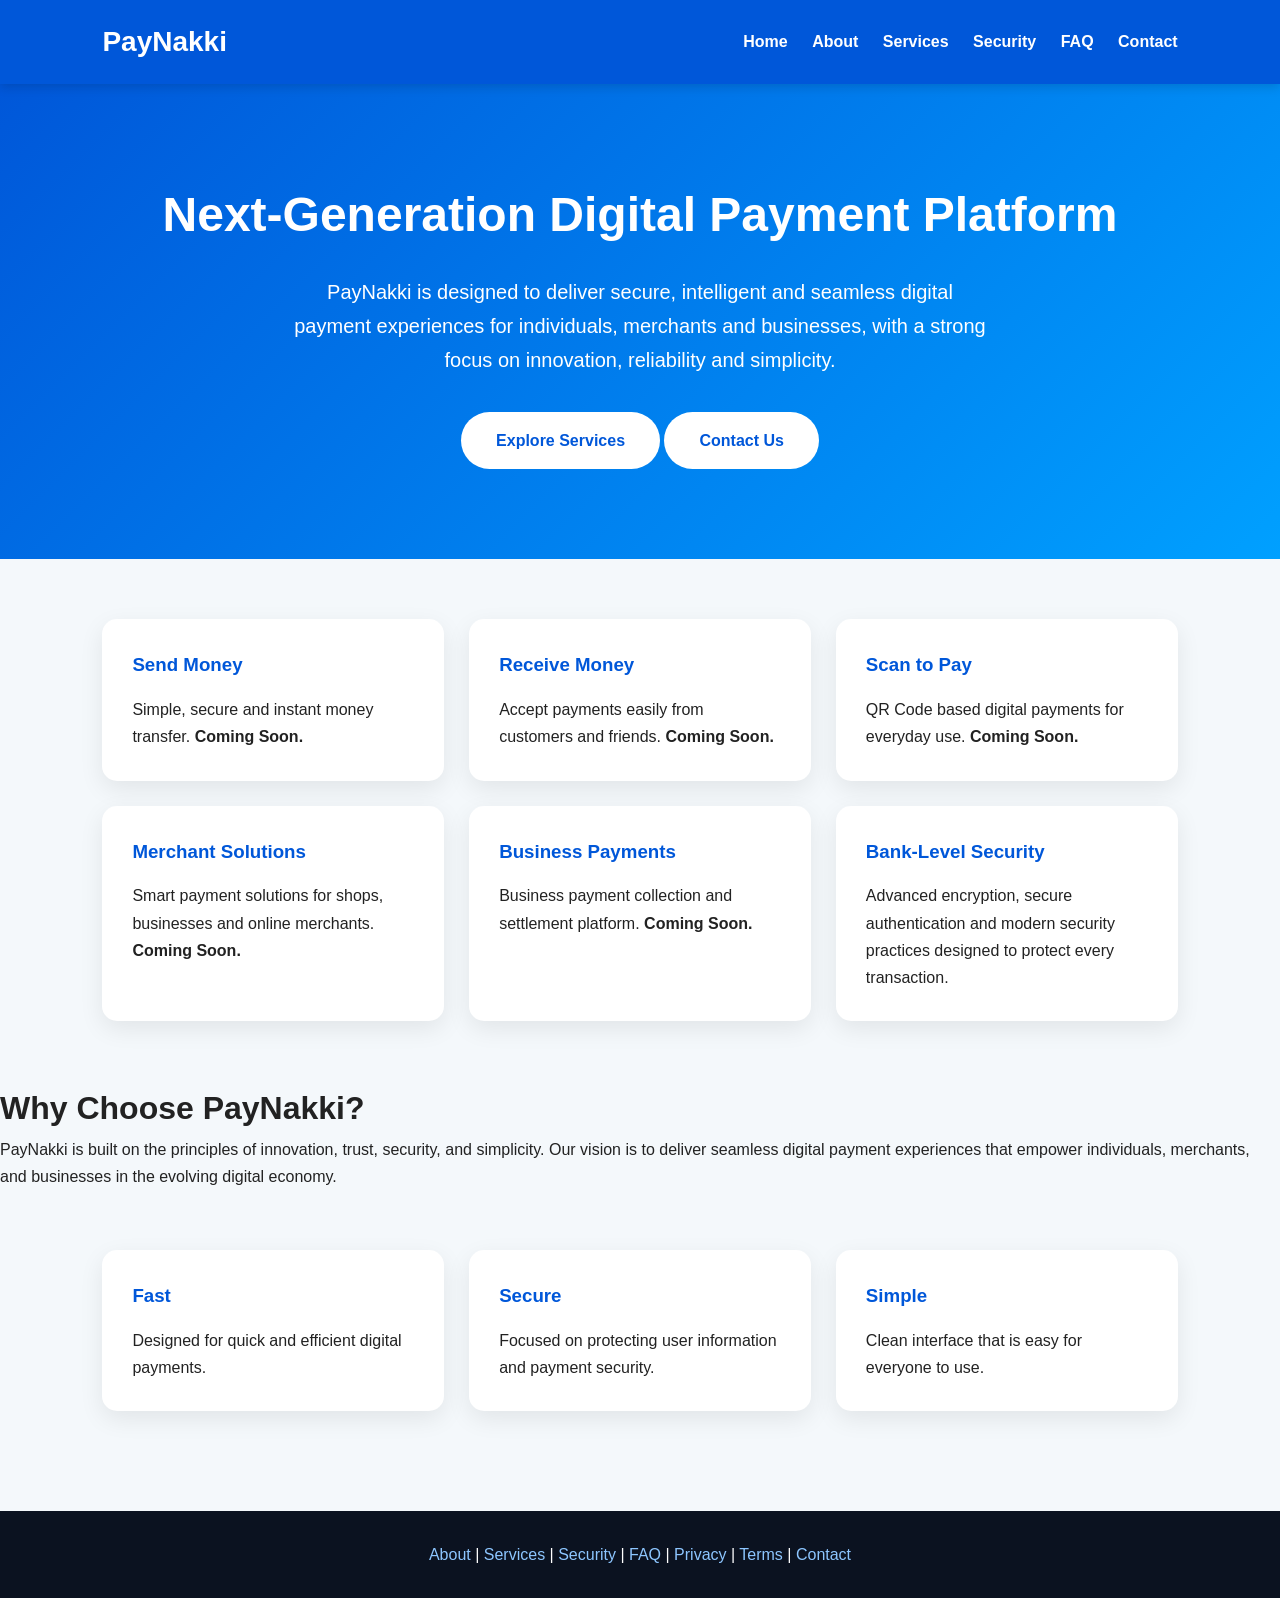
<file: index.html>
<!DOCTYPE html>
<html lang="en">
<head>
<meta charset="UTF-8">
<meta name="viewport" content="width=device-width, initial-scale=1.0">

<meta name="description" content="PayNakki - Fast, Secure and Smart Digital Payments">

<meta name="keywords" content="PayNakki, Digital Payments, UPI, Scan to Pay, Send Money, Receive Money">

<meta name="author" content="PayNakki">

<title>PayNakki | Fast, Secure & Smart Digital Payments</title>

<link rel="stylesheet" href="style.css">

</head>

<body>

<header>

<div class="logo">

<h2>PayNakki</h2>

</div>

<nav>

<a href="index.html">Home</a>

<a href="about.html">About</a>

<a href="services.html">Services</a>

<a href="security.html">Security</a>

<a href="faq.html">FAQ</a>

<a href="contact.html">Contact</a>

</nav>

</header>

<section class="hero">

<h1>Next-Generation Digital Payment Platform</h1>
<p>

PayNakki is designed to deliver secure, intelligent and seamless digital payment experiences for individuals, merchants and businesses, with a strong focus on innovation, reliability and simplicity.

</p>

<a class="button" href="services.html">

Explore Services

</a>

<a class="button" href="contact.html">

Contact Us

</a>

</section>

<section class="features">

<div class="card">

<h3>Send Money</h3>

<p>
Simple, secure and instant money transfer.

<strong>Coming Soon.</strong>

</p>

</div>

<div class="card">

<h3>Receive Money</h3>

<p>

Accept payments easily from customers and friends.

<strong>Coming Soon.</strong>

</p>

</div>

<div class="card">

<h3>Scan to Pay</h3>

<p>

QR Code based digital payments for everyday use.

<strong>Coming Soon.</strong>

</p>

</div>
<div class="card">

<h3>Merchant Solutions</h3>

<p>

Smart payment solutions for shops, businesses and online merchants.

<strong>Coming Soon.</strong>

</p>

</div>

<div class="card">

<h3>Business Payments</h3>

<p>

Business payment collection and settlement platform.

<strong>Coming Soon.</strong>

</p>

</div>

<div class="card">

<h3>Bank-Level Security</h3>

<p>

Advanced encryption, secure authentication and modern security practices
designed to protect every transaction.

</p>

</div>

</section

<section class="hero">
<h1>Why Choose PayNakki?</h1>
<p>
 PayNakki is built on the principles of innovation, trust, security, and simplicity. Our vision is to deliver seamless digital payment experiences that empower individuals, merchants, and businesses in the evolving digital economy.
</p>
</section>

<section class="features">

<div class="card">

<h3>Fast</h3>

<p>

Designed for quick and efficient digital payments.

</p>

</div>
<div class="card">

<h3>Secure</h3>

<p>
Focused on protecting user information and payment security.

</p>

</div>

<div class="card">

<h3>Simple</h3>

<p>

Clean interface that is easy for everyone to use.

</p>

</div>

</section>
<footer>

<p
© 2026 PayNakki. All Rights Reserved. Designed for secure, seamless and innovative digital payments.

</p>

<p>

<a href="about.html">About</a> |

<a href="services.html">Services</a> |

<a href="security.html">Security</a> |

<a href="faq.html">FAQ</a> |

<a href="privacy.html">Privacy</a> |

<a href="terms.html">Terms</a> |

<a href="contact.html">Contact</a>

</p>

</footer>

<script src="script.js"></script>

</body>

</html>
</file>
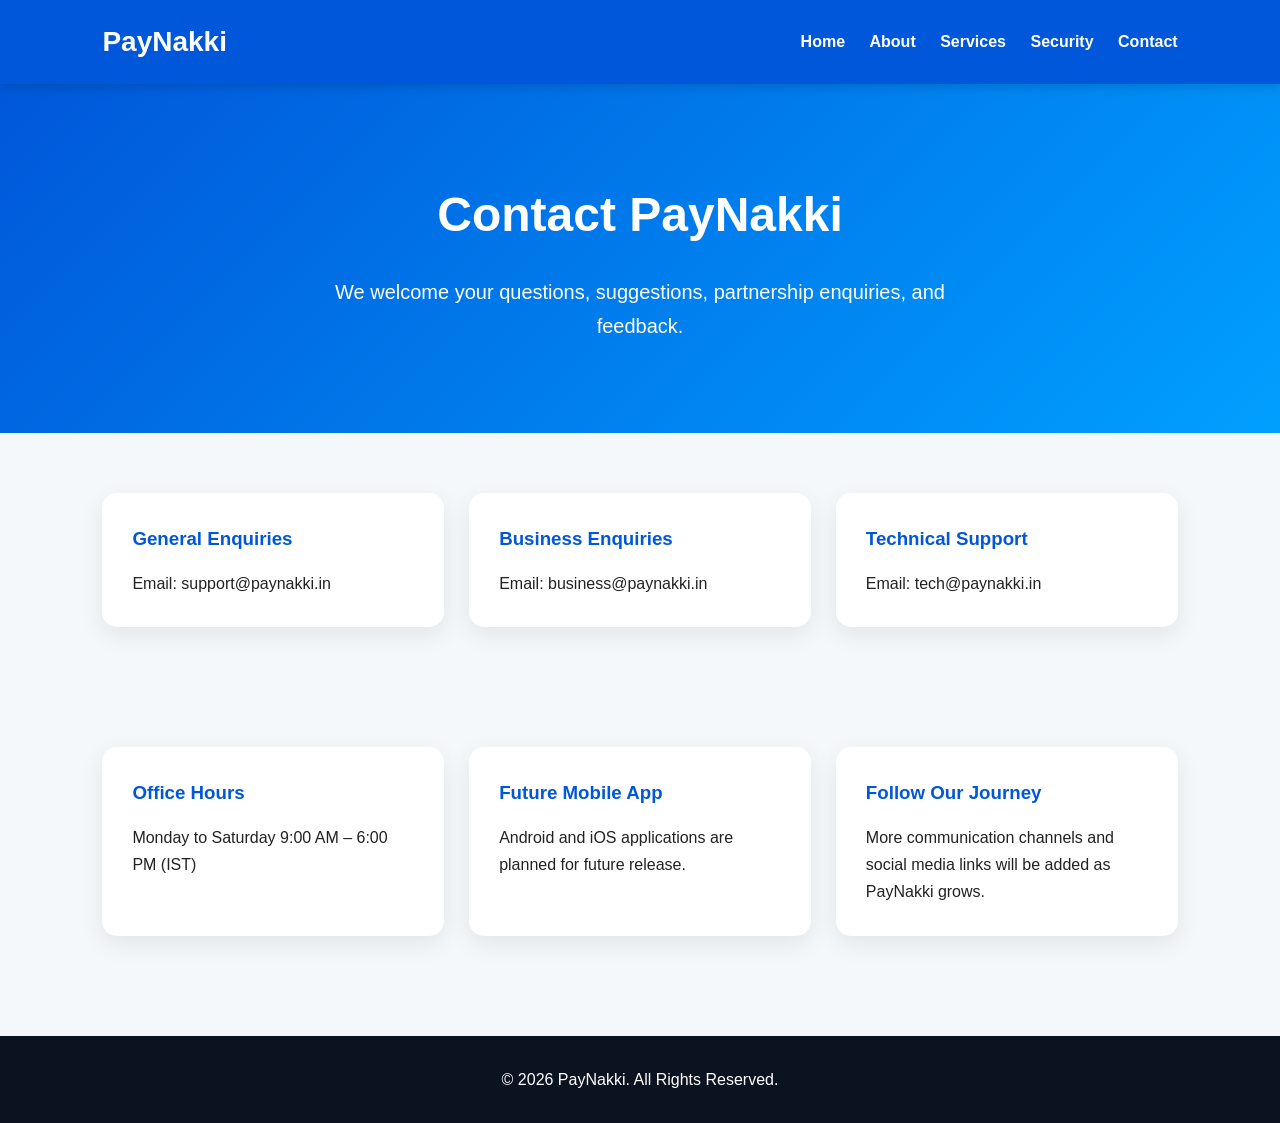
<file: contact.html>
<!DOCTYPE html>
<html lang="en">

<head>

<meta charset="UTF-8">
<meta name="viewport" content="width=device-width, initial-scale=1.0">

<title>Contact | PayNakki</title>

<link rel="stylesheet" href="style.css">

</head>

<body>

<header>

<div class="logo">
<h2>PayNakki</h2>
</div>

<nav>

<a href="index.html">Home</a>
<a href="about.html">About</a>
<a href="services.html">Services</a>
<a href="security.html">Security</a>
<a href="contact.html">Contact</a>

</nav>

</header>

<section class="hero">

<h1>Contact PayNakki</h1>

<p>

We welcome your questions, suggestions, partnership enquiries, and feedback.

</p>

</section>

<section class="features">

<div class="card">

<h3>General Enquiries</h3>

<p>

Email: support@paynakki.in

</p>

</div>

<div class="card">

<h3>Business Enquiries</h3>

<p>

Email: business@paynakki.in

</p>

</div>

<div class="card">

<h3>Technical Support</h3>

<p>

Email: tech@paynakki.in

</p>

</div>

</section>

<section class="features">

<div class="card">

<h3>Office Hours</h3>

<p>

Monday to Saturday

9:00 AM – 6:00 PM (IST)

</p>

</div>

<div class="card">

<h3>Future Mobile App</h3>

<p>

Android and iOS applications are planned for future release.

</p>

</div>

<div class="card">

<h3>Follow Our Journey</h3>

<p>

More communication channels and social media links will be added as PayNakki grows.

</p>

</div>

</section>

<footer>

<p>

© 2026 PayNakki. All Rights Reserved.

</p>

</footer>

<script src="script.js"></script>

</body>
</html>
</html>
</file>
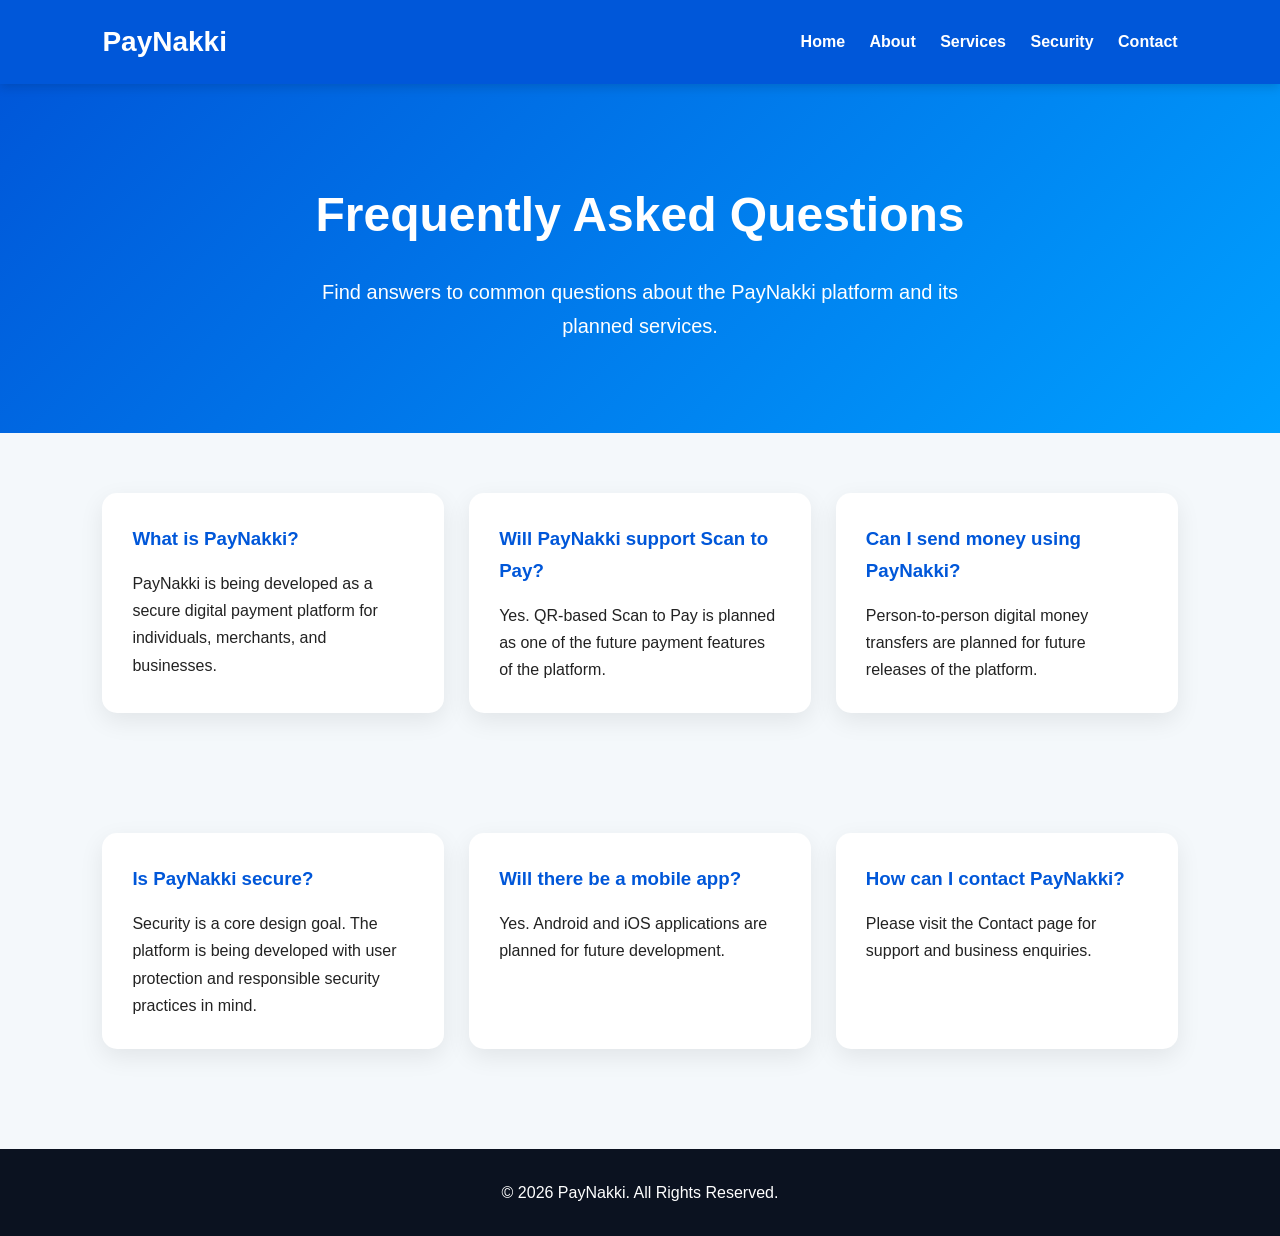
<file: faq.html>
<!DOCTYPE html>
<html lang="en">

<head>

<meta charset="UTF-8">
<meta name="viewport" content="width=device-width, initial-scale=1.0">

<title>Frequently Asked Questions | PayNakki</title>

<link rel="stylesheet" href="style.css">

</head>

<body>

<header>

<div class="logo">
<h2>PayNakki</h2>
</div>

<nav>

<a href="index.html">Home</a>
<a href="about.html">About</a>
<a href="services.html">Services</a>
<a href="security.html">Security</a>
<a href="contact.html">Contact</a>

</nav>

</header>

<section class="hero">

<h1>Frequently Asked Questions</h1>

<p>

Find answers to common questions about the PayNakki platform and its planned services.

</p>

</section>

<section class="features">

<div class="card">

<h3>What is PayNakki?</h3>

<p>

PayNakki is being developed as a secure digital payment platform for individuals, merchants, and businesses.

</p>

</div>

<div class="card">

<h3>Will PayNakki support Scan to Pay?</h3>

<p>

Yes. QR-based Scan to Pay is planned as one of the future payment features of the platform.

</p>

</div>

<div class="card">

<h3>Can I send money using PayNakki?</h3>

<p>

Person-to-person digital money transfers are planned for future releases of the platform.

</p>

</div>

</section>

<section class="features">

<div class="card">

<h3>Is PayNakki secure?</h3>

<p>

Security is a core design goal. The platform is being developed with user protection and responsible security practices in mind.

</p>

</div>

<div class="card">

<h3>Will there be a mobile app?</h3>

<p>

Yes. Android and iOS applications are planned for future development.

</p>

</div>

<div class="card">

<h3>How can I contact PayNakki?</h3>

<p>

Please visit the Contact page for support and business enquiries.

</p>

</div>

</section>

<footer>

<p>

© 2026 PayNakki. All Rights Reserved.

</p>

</footer>

<script src="script.js"></script>

</body>

</html>
</file>
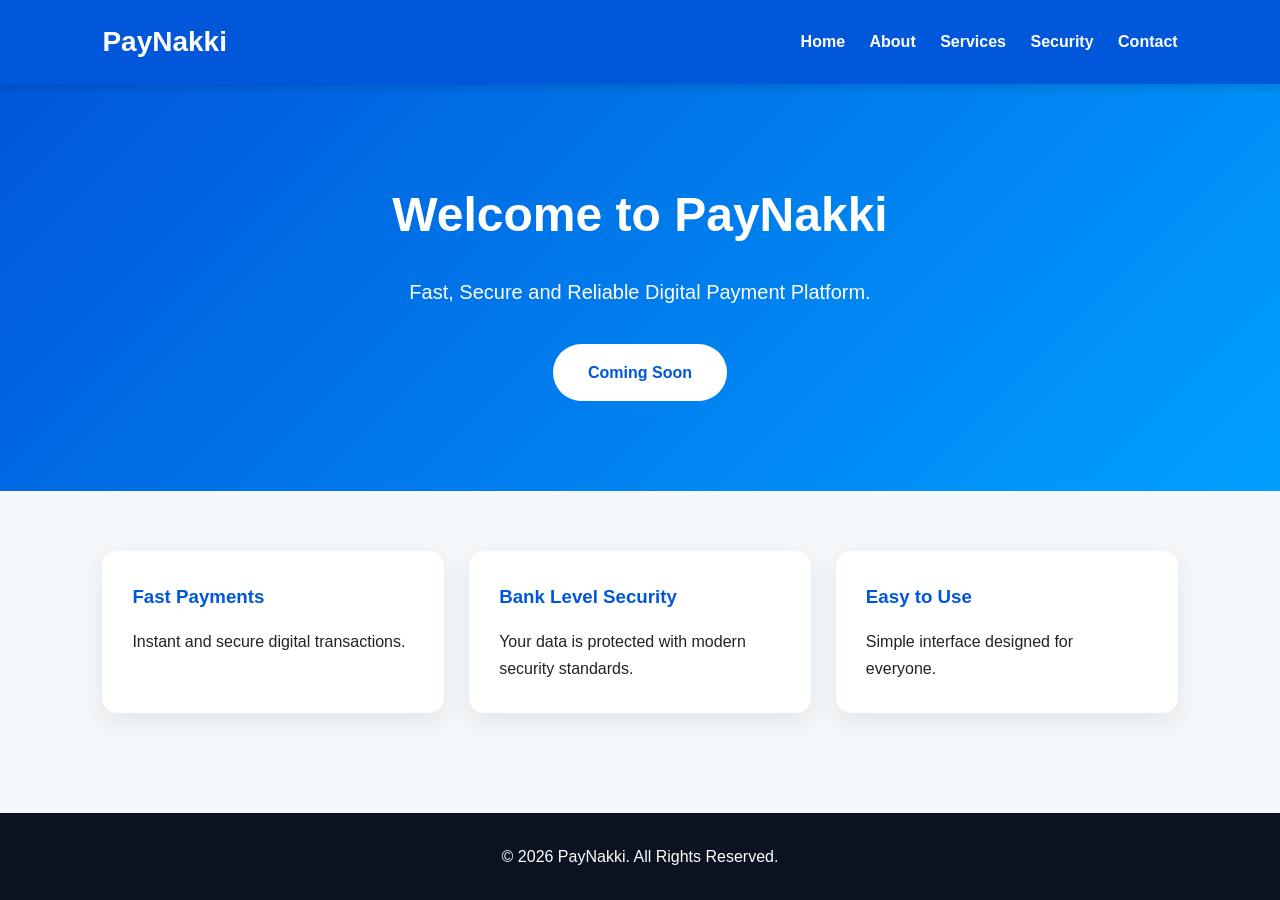
<file: indx.html>
<!DOCTYPE html>
<html lang="en">
<head>
<meta charset="UTF-8">
<meta name="viewport" content="width=device-width, initial-scale=1.0">
<title>PayNakki - Fast & Secure Digital Payments</title>

<link rel="stylesheet" href="style.css">
</head>

<body>

<header>

<div class="logo">
<h2>PayNakki</h2>
</div>

<nav>
<a href="#">Home</a>
<a href="#">About</a>
<a href="#">Services</a>
<a href="#">Security</a>
<a href="#">Contact</a>
</nav>

</header>

<section class="hero">

<h1>Welcome to PayNakki</h1>

<p>
Fast, Secure and Reliable Digital Payment Platform.
</p>

<a class="button" href="#">
Coming Soon
</a>

</section>

<section class="features">

<div class="card">
<h3>Fast Payments</h3>
<p>
Instant and secure digital transactions.
</p>
</div>

<div class="card">
<h3>Bank Level Security</h3>
<p>
Your data is protected with modern security standards.
</p>
</div>

<div class="card">
<h3>Easy to Use</h3>
<p>
Simple interface designed for everyone.
</p>
</div>

</section>

<footer>

<p>
© 2026 PayNakki. All Rights Reserved.
</p>

</footer>
</file>
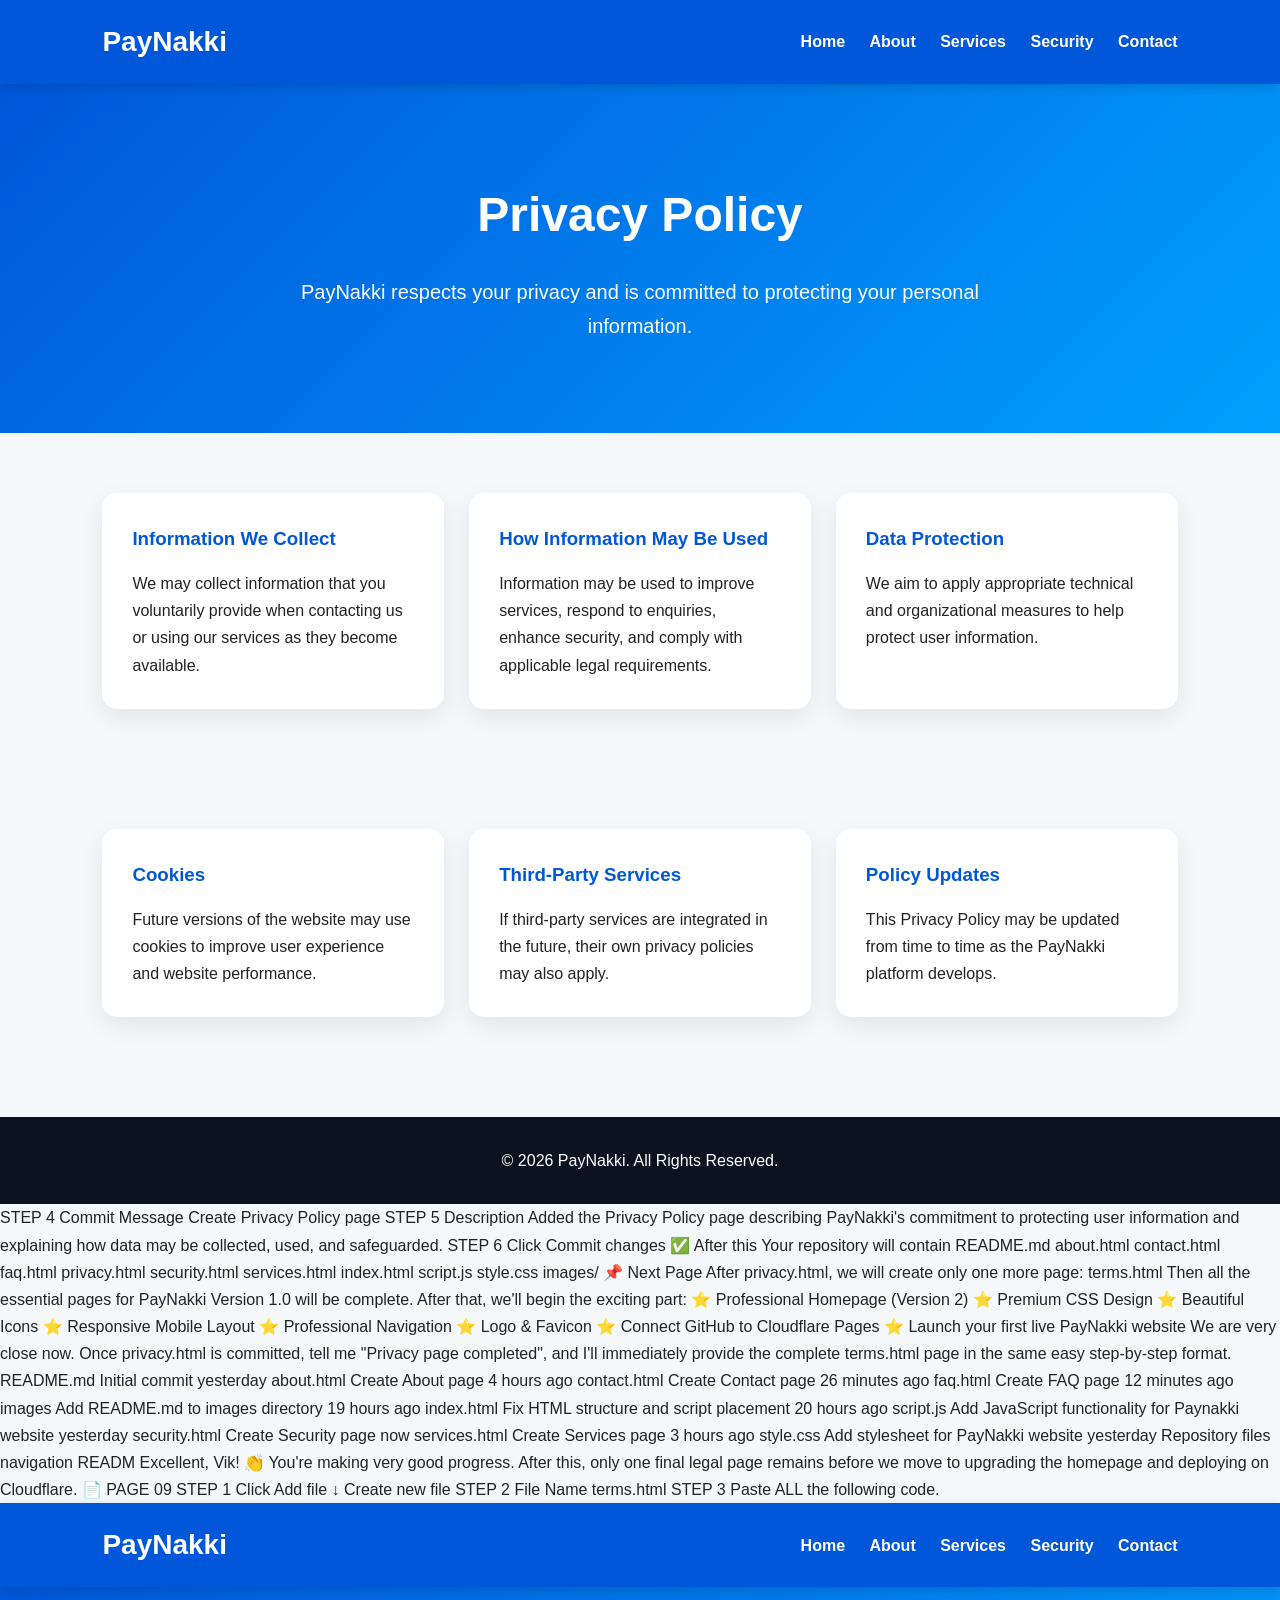
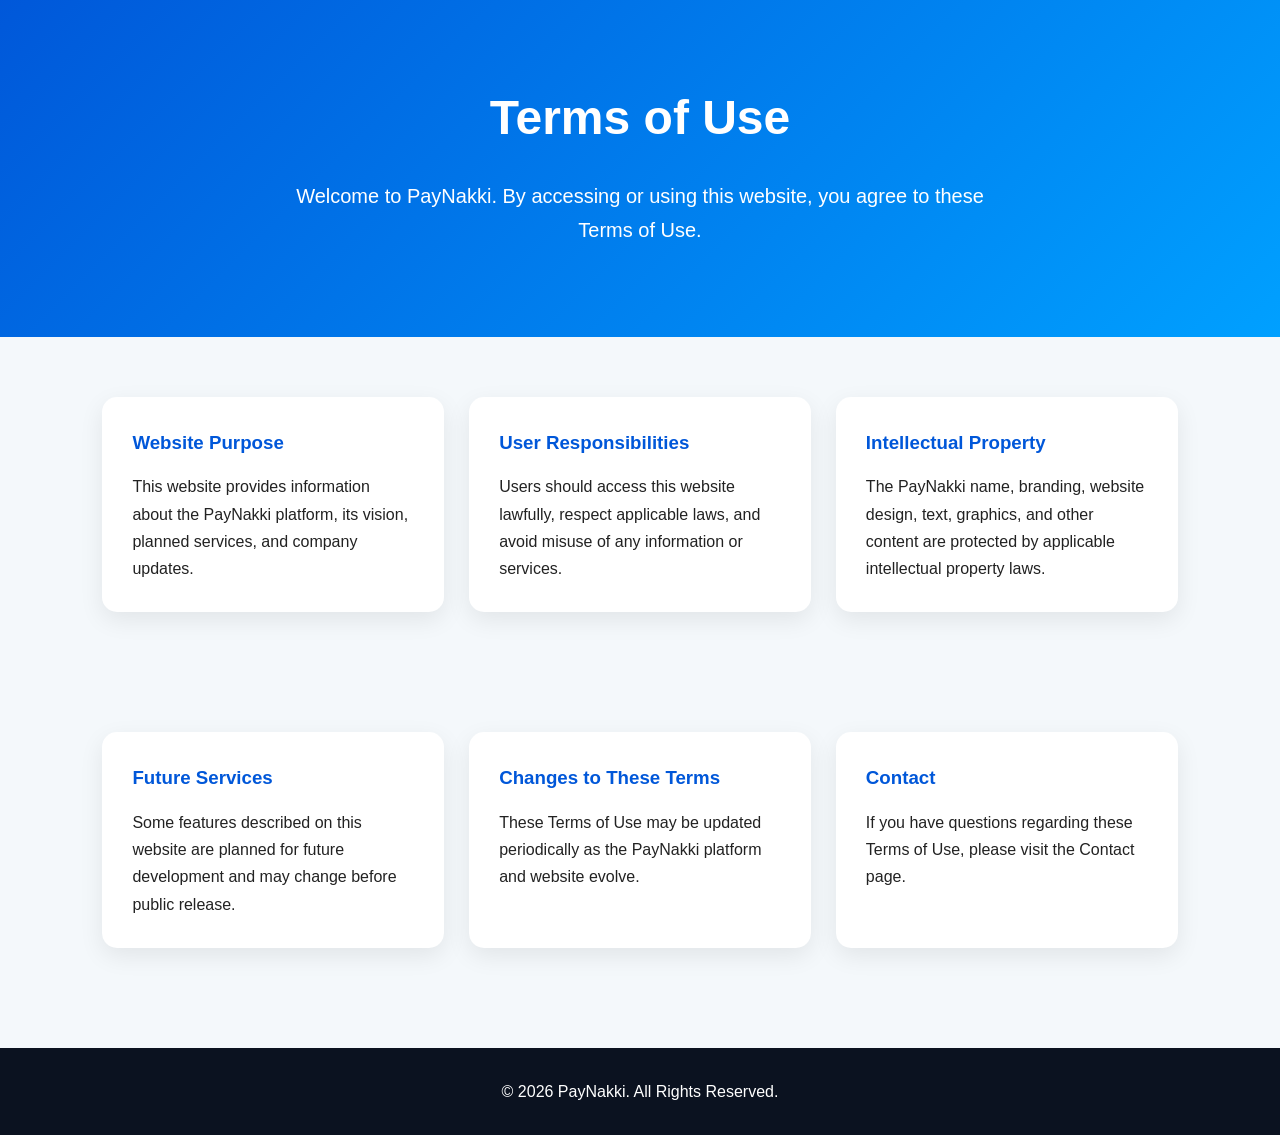
<file: privacy.html>
<!DOCTYPE html>
<html lang="en">

<head>

<meta charset="UTF-8">
<meta name="viewport" content="width=device-width, initial-scale=1.0">

<title>Privacy Policy | PayNakki</title>

<link rel="stylesheet" href="style.css">

</head>

<body>

<header>

<div class="logo">
<h2>PayNakki</h2>
</div>

<nav>

<a href="index.html">Home</a>
<a href="about.html">About</a>
<a href="services.html">Services</a>
<a href="security.html">Security</a>
<a href="contact.html">Contact</a>

</nav>

</header>

<section class="hero">

<h1>Privacy Policy</h1>

<p>

PayNakki respects your privacy and is committed to protecting your personal information.

</p>

</section>

<section class="features">

<div class="card">

<h3>Information We Collect</h3>

<p>

We may collect information that you voluntarily provide when contacting us or using our services as they become available.

</p>

</div>

<div class="card">

<h3>How Information May Be Used</h3>

<p>

Information may be used to improve services, respond to enquiries, enhance security, and comply with applicable legal requirements.

</p>

</div>

<div class="card">

<h3>Data Protection</h3>

<p>

We aim to apply appropriate technical and organizational measures to help protect user information.

</p>

</div>

</section>

<section class="features">

<div class="card">

<h3>Cookies</h3>

<p>

Future versions of the website may use cookies to improve user experience and website performance.

</p>

</div>

<div class="card">

<h3>Third-Party Services</h3>

<p>

If third-party services are integrated in the future, their own privacy policies may also apply.

</p>

</div>

<div class="card">

<h3>Policy Updates</h3>

<p>

This Privacy Policy may be updated from time to time as the PayNakki platform develops.

</p>

</div>

</section>

<footer>

<p>

© 2026 PayNakki. All Rights Reserved.

</p>

</footer>

<script src="script.js"></script>

</body>

</html>
STEP 4
Commit Message
Create Privacy Policy page
STEP 5
Description
Added the Privacy Policy page describing PayNakki's commitment to protecting user information and explaining how data may be collected, used, and safeguarded.
STEP 6

Click

Commit changes
✅ After this

Your repository will contain

README.md
about.html
contact.html
faq.html
privacy.html
security.html
services.html
index.html
script.js
style.css
images/
📌 Next Page

After privacy.html, we will create only one more page:

terms.html

Then all the essential pages for PayNakki Version 1.0 will be complete.

After that, we'll begin the exciting part:

⭐ Professional Homepage (Version 2)
⭐ Premium CSS Design
⭐ Beautiful Icons
⭐ Responsive Mobile Layout
⭐ Professional Navigation
⭐ Logo & Favicon
⭐ Connect GitHub to Cloudflare Pages
⭐ Launch your first live PayNakki website

We are very close now. Once privacy.html is committed, tell me "Privacy page completed", and I'll immediately provide the complete terms.html page in the same easy step-by-step format.

README.md
Initial commit
yesterday
about.html
Create About page
4 hours ago
contact.html
Create Contact page
26 minutes ago
faq.html
Create FAQ page
12 minutes ago
images
Add README.md to images directory
19 hours ago
index.html
Fix HTML structure and script placement
20 hours ago
script.js
Add JavaScript functionality for Paynakki website
yesterday
security.html
Create Security page
now
services.html
Create Services page
3 hours ago
style.css
Add stylesheet for PayNakki website
yesterday
Repository files navigation
READM

Excellent, Vik! 👏

You're making very good progress. After this, only one final legal page remains before we move to upgrading the homepage and deploying on Cloudflare.

📄 PAGE 09
STEP 1

Click

Add file
↓
Create new file
STEP 2

File Name

terms.html
STEP 3

Paste ALL the following code.

<!DOCTYPE html>
<html lang="en">

<head>

<meta charset="UTF-8">
<meta name="viewport" content="width=device-width, initial-scale=1.0">

<title>Terms of Use | PayNakki</title>

<link rel="stylesheet" href="style.css">

</head>

<body>

<header>

<div class="logo">
<h2>PayNakki</h2>
</div>

<nav>

<a href="index.html">Home</a>
<a href="about.html">About</a>
<a href="services.html">Services</a>
<a href="security.html">Security</a>
<a href="contact.html">Contact</a>

</nav>

</header>

<section class="hero">

<h1>Terms of Use</h1>

<p>

Welcome to PayNakki. By accessing or using this website, you agree to these Terms of Use.

</p>

</section>

<section class="features">

<div class="card">

<h3>Website Purpose</h3>

<p>

This website provides information about the PayNakki platform, its vision, planned services, and company updates.

</p>

</div>

<div class="card">

<h3>User Responsibilities</h3>

<p>

Users should access this website lawfully, respect applicable laws, and avoid misuse of any information or services.

</p>

</div>

<div class="card">

<h3>Intellectual Property</h3>

<p>

The PayNakki name, branding, website design, text, graphics, and other content are protected by applicable intellectual property laws.

</p>

</div>

</section>

<section class="features">

<div class="card">

<h3>Future Services</h3>

<p>

Some features described on this website are planned for future development and may change before public release.

</p>

</div>

<div class="card">

<h3>Changes to These Terms</h3>

<p>

These Terms of Use may be updated periodically as the PayNakki platform and website evolve.

</p>

</div>

<div class="card">

<h3>Contact</h3>

<p>

If you have questions regarding these Terms of Use, please visit the Contact page.

</p>

</div>

</section>

<footer>

<p>

© 2026 PayNakki. All Rights Reserved.

</p>

</footer>

<script src="script.js"></script>

</body>

</html>
</file>
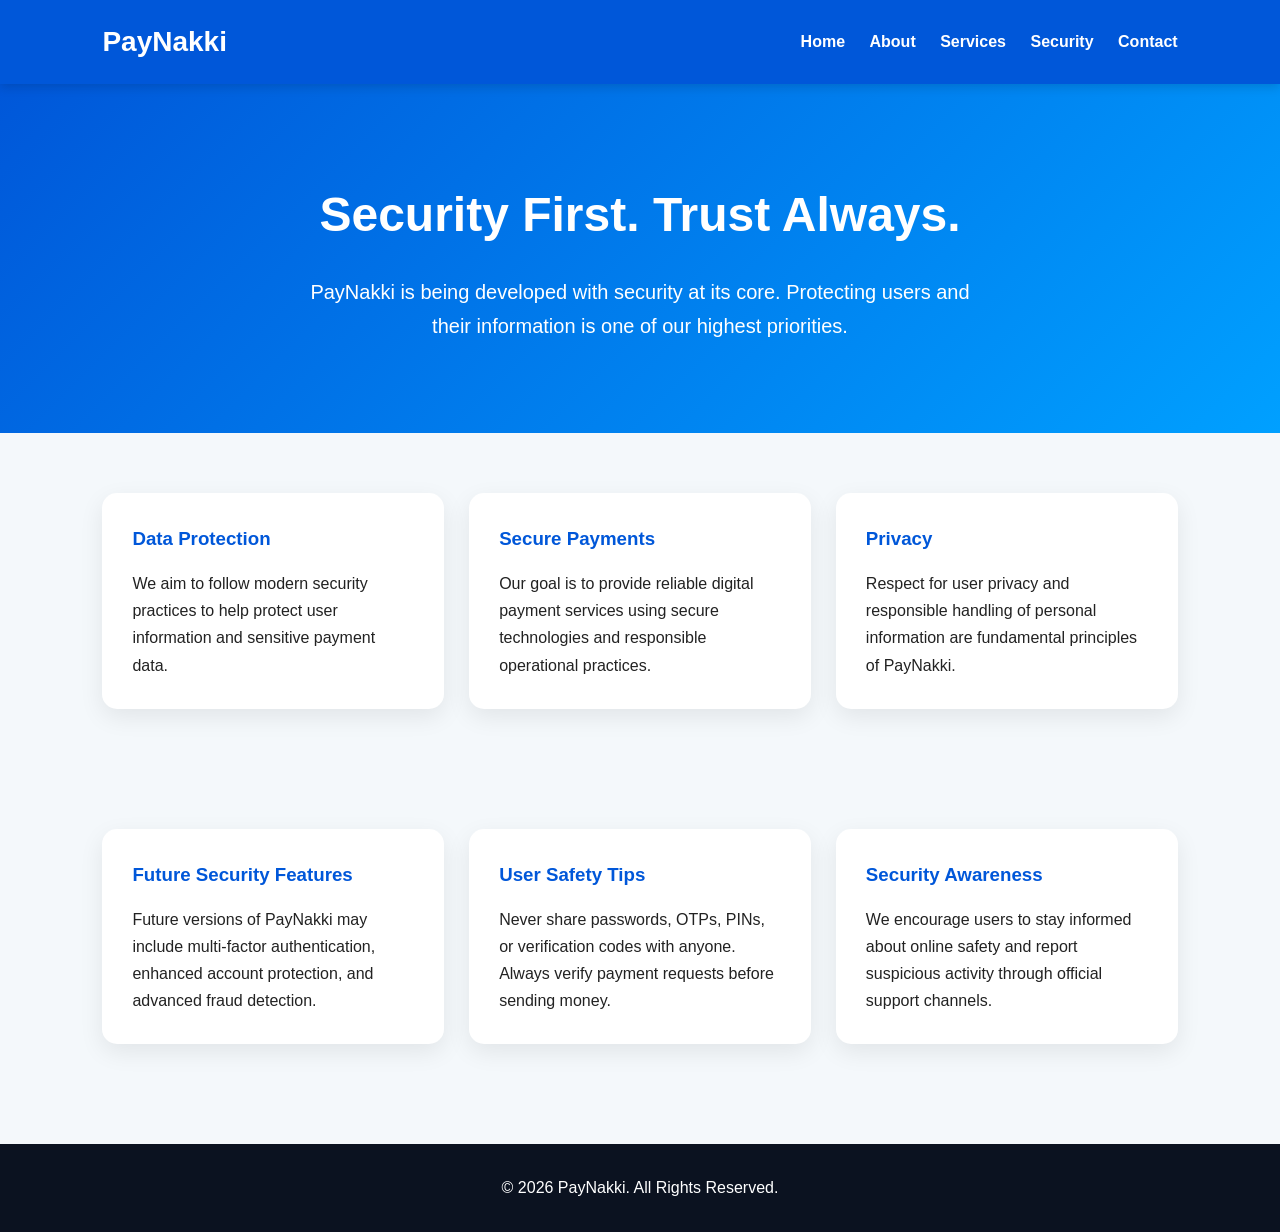
<file: security.html>
<html lang="en">

<head>

<meta charset="UTF-8">
<meta name="viewport" content="width=device-width, initial-scale=1.0">

<title>Security | PayNakki</title>

<link rel="stylesheet" href="style.css">

</head>

<body>

<header>

<div class="logo">
<h2>PayNakki</h2>
</div>

<nav>

<a href="index.html">Home</a>
<a href="about.html">About</a>
<a href="services.html">Services</a>
<a href="security.html">Security</a>
<a href="contact.html">Contact</a>

</nav>

</header>

<section class="hero">

<h1>Security First. Trust Always.</h1>

<p>

PayNakki is being developed with security at its core. Protecting users and their information is one of our highest priorities.

</p>

</section>

<section class="features">

<div class="card">

<h3>Data Protection</h3>

<p>

We aim to follow modern security practices to help protect user information and sensitive payment data.

</p>

</div>

<div class="card">

<h3>Secure Payments</h3>

<p>

Our goal is to provide reliable digital payment services using secure technologies and responsible operational practices.

</p>

</div>

<div class="card">

<h3>Privacy</h3>

<p>

Respect for user privacy and responsible handling of personal information are fundamental principles of PayNakki.

</p>

</div>

</section>

<section class="features">

<div class="card">

<h3>Future Security Features</h3>

<p>

Future versions of PayNakki may include multi-factor authentication, enhanced account protection, and advanced fraud detection.

</p>

</div>

<div class="card">

<h3>User Safety Tips</h3>

<p>

Never share passwords, OTPs, PINs, or verification codes with anyone. Always verify payment requests before sending money.

</p>

</div>

<div class="card">

<h3>Security Awareness</h3>

<p>

We encourage users to stay informed about online safety and report suspicious activity through official support channels.

</p>

</div>

</section>

<footer>

<p>

© 2026 PayNakki. All Rights Reserved.

</p>

</footer>

<script src="script.js"></script>

</body>

</html>
</file>
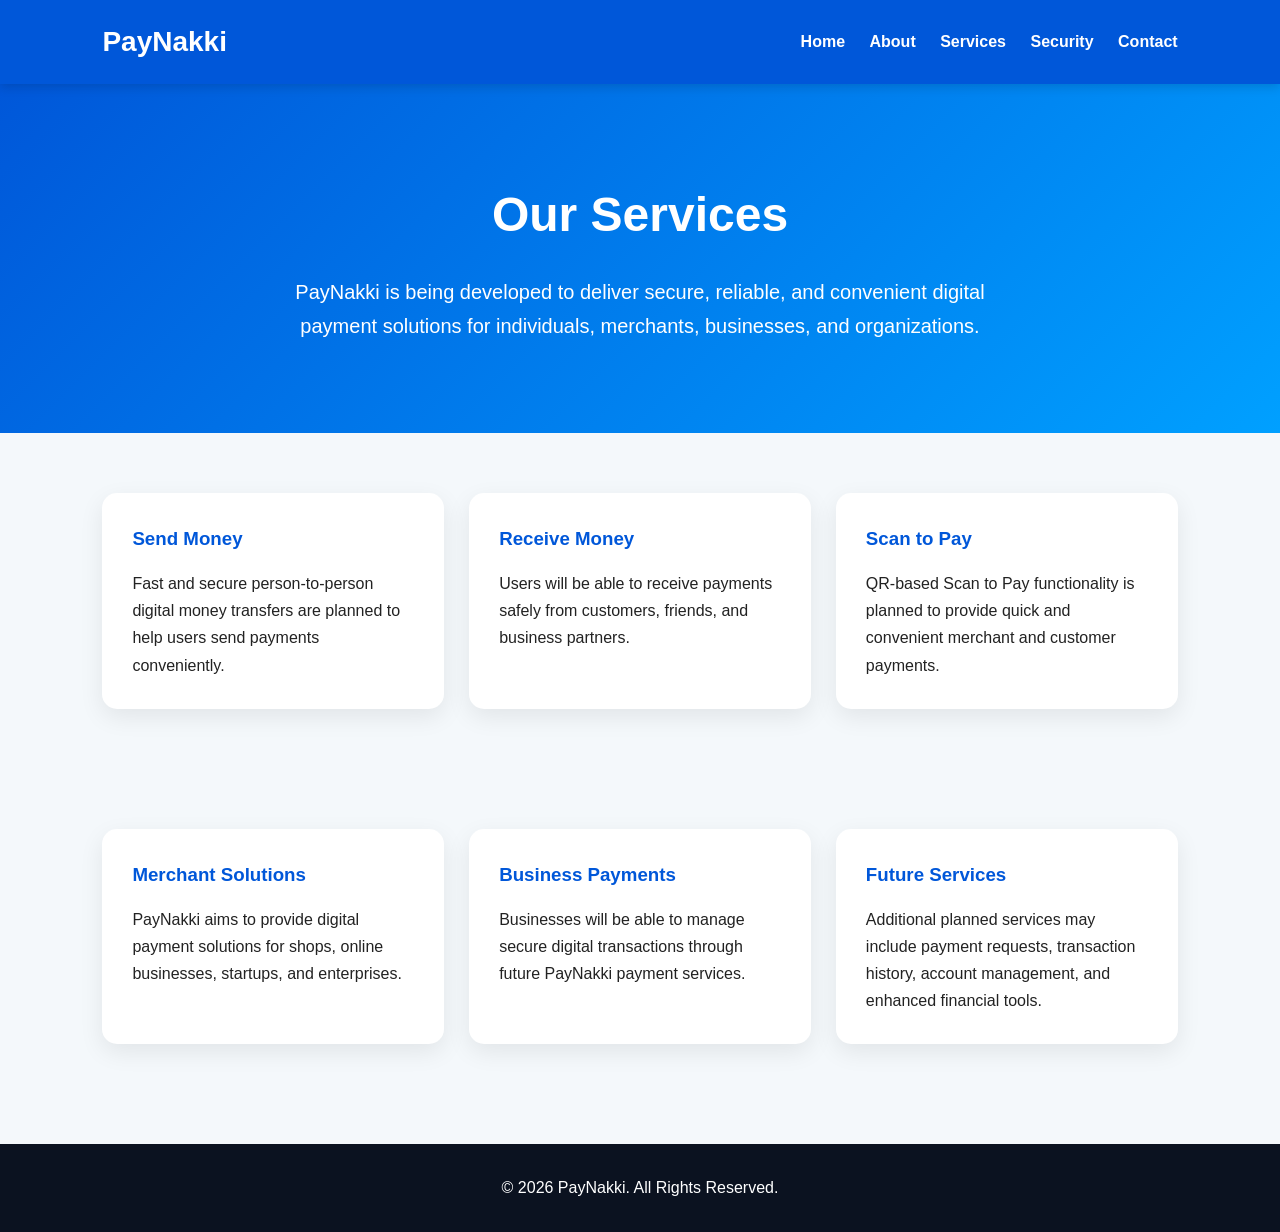
<file: services.html>
<!DOCTYPE html>
<html lang="en">

<head>

<meta charset="UTF-8">
<meta name="viewport" content="width=device-width, initial-scale=1.0">

<title>Services | PayNakki</title>

<link rel="stylesheet" href="style.css">

</head>

<body>

<header>

<div class="logo">
<h2>PayNakki</h2>
</div>

<nav>

<a href="index.html">Home</a>

<a href="about.html">About</a>

<a href="services.html">Services</a>

<a href="security.html">Security</a>

<a href="contact.html">Contact</a>

</nav>

</header>

<section class="hero">

<h1>Our Services</h1>

<p>

PayNakki is being developed to deliver secure, reliable, and convenient digital payment solutions for individuals, merchants, businesses, and organizations.

</p>

</section>

<section class="features">

<div class="card">

<h3>Send Money</h3>

<p>

Fast and secure person-to-person digital money transfers are planned to help users send payments conveniently.

</p>

</div>

<div class="card">

<h3>Receive Money</h3>

<p>

Users will be able to receive payments safely from customers, friends, and business partners.

</p>

</div>

<div class="card">

<h3>Scan to Pay</h3>

<p>

QR-based Scan to Pay functionality is planned to provide quick and convenient merchant and customer payments.

</p>

</div>

</section>

<section class="features">

<div class="card">

<h3>Merchant Solutions</h3>

<p>

PayNakki aims to provide digital payment solutions for shops, online businesses, startups, and enterprises.

</p>

</div>

<div class="card">

<h3>Business Payments</h3>

<p>

Businesses will be able to manage secure digital transactions through future PayNakki payment services.

</p>

</div>

<div class="card">

<h3>Future Services</h3>

<p>

Additional planned services may include payment requests, transaction history, account management, and enhanced financial tools.

</p>

</div>

</section>

<footer>

<p>

© 2026 PayNakki. All Rights Reserved.

</p>

</footer>

<script src="script.js"></script>

</body>

</html>
</file>
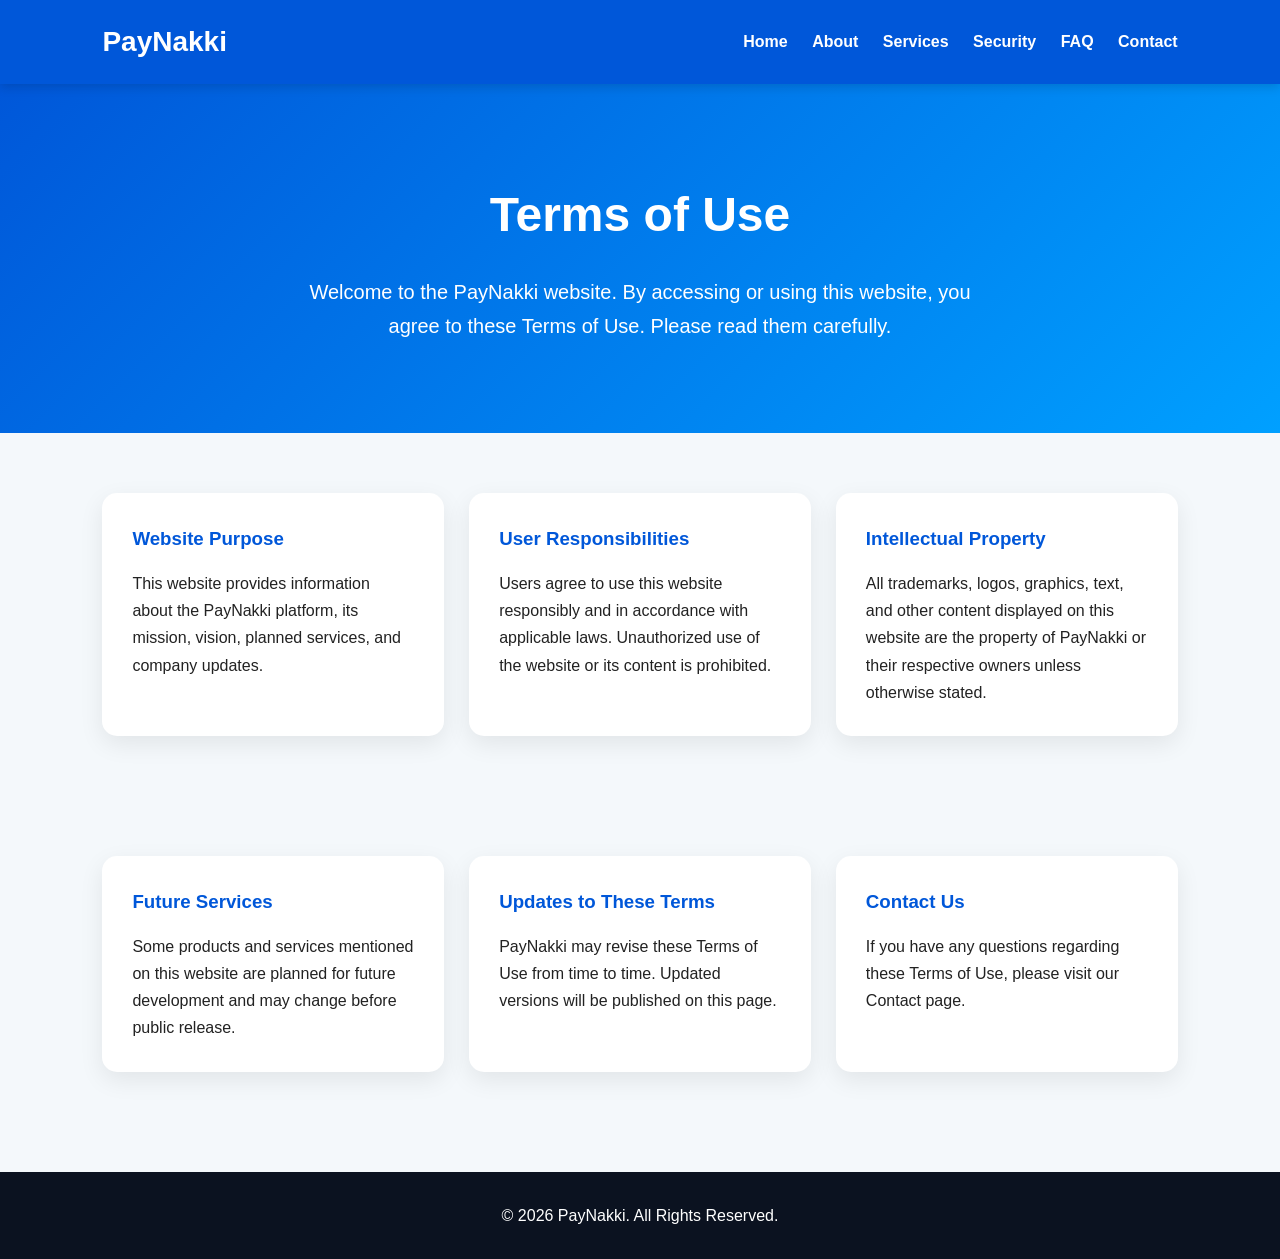
<file: terms.html>
<!DOCTYPE html>
<html lang="en">

<head>

<meta charset="UTF-8">
<meta name="viewport" content="width=device-width, initial-scale=1.0">

<title>Terms of Use | PayNakki</title>

<link rel="stylesheet" href="style.css">

</head>

<body>

<header>

<div class="logo">
<h2>PayNakki</h2>
</div>

<nav>

<a href="index.html">Home</a>
<a href="about.html">About</a>
<a href="services.html">Services</a>
<a href="security.html">Security</a>
<a href="faq.html">FAQ</a>
<a href="contact.html">Contact</a>

</nav>

</header>

<section class="hero">

<h1>Terms of Use</h1>

<p>

Welcome to the PayNakki website. By accessing or using this website, you agree to these Terms of Use. Please read them carefully.

</p>

</section>

<section class="features">

<div class="card">

<h3>Website Purpose</h3>

<p>

This website provides information about the PayNakki platform, its mission, vision, planned services, and company updates.

</p>

</div>

<div class="card">

<h3>User Responsibilities</h3>

<p>

Users agree to use this website responsibly and in accordance with applicable laws. Unauthorized use of the website or its content is prohibited.

</p>

</div>

<div class="card">

<h3>Intellectual Property</h3>

<p>

All trademarks, logos, graphics, text, and other content displayed on this website are the property of PayNakki or their respective owners unless otherwise stated.

</p>

</div>

</section>

<section class="features">

<div class="card">

<h3>Future Services</h3>

<p>

Some products and services mentioned on this website are planned for future development and may change before public release.

</p>

</div>

<div class="card">

<h3>Updates to These Terms</h3>

<p>

PayNakki may revise these Terms of Use from time to time. Updated versions will be published on this page.

</p>

</div>

<div class="card">

<h3>Contact Us</h3>

<p>

If you have any questions regarding these Terms of Use, please visit our Contact page.

</p>

</div>

</section>

<footer>

<p>

© 2026 PayNakki. All Rights Reserved.

</p>

</footer>

<script src="script.js"></script>

</body>

</html>
</file>
<file: style.css>
/* ===========================
   PAYNAKKI PROFESSIONAL CSS
   Version 2.0
=========================== */

*{
margin:0;
padding:0;
box-sizing:border-box;
}

body{
font-family:Arial, Helvetica, sans-serif;
background:#f4f8fb;
color:#222;
line-height:1.7;
}

header{
display:flex;
justify-content:space-between;
align-items:center;
padding:18px 8%;
background:#0057d9;
color:white;
position:sticky;
top:0;
z-index:1000;
box-shadow:0 3px 10px rgba(0,0,0,.15);
}

.logo h2{
font-size:28px;
font-weight:bold;
}

nav a{
color:white;
text-decoration:none;
margin-left:20px;
font-weight:bold;
transition:.3s;
}

nav a:hover{
color:#ffd700;
}

.hero{
text-align:center;
padding:90px 20px;
background:linear-gradient(135deg,#0057d9,#00a0ff);
color:white;
}

.hero h1{
font-size:48px;
margin-bottom:20px;
}

.hero p{
font-size:20px;
max-width:700px;
margin:auto;
}

.button{
display:inline-block;
margin-top:35px;
padding:15px 35px;
background:white;
color:#0057d9;
text-decoration:none;
font-weight:bold;
border-radius:40px;
transition:.3s;
}

.button:hover{
background:#ffd700;
color:#000;
transform:translateY(-3px);
}

.features{
display:grid;
grid-template-columns:repeat(auto-fit,minmax(280px,1fr));
gap:25px;
padding:60px 8%;
}

.card{
background:white;
padding:30px;
border-radius:15px;
box-shadow:0 8px 25px rgba(0,0,0,.08);
transition:.3s;
}

.card:hover{
transform:translateY(-8px);
}

.card h3{
margin-bottom:15px;
color:#0057d9;
}

footer{
background:#0b1220;
color:white;
text-align:center;
padding:30px;
margin-top:40px;
}

footer a{
color:#8dc6ff;
text-decoration:none;
}

footer a:hover{
color:white;
}

@media(max-width:768px){

header{
flex-direction:column;
}

nav{
margin-top:15px;
}

nav a{
display:block;
margin:10px 0;
}

.hero h1{
font-size:34px;
}

.hero p{
font-size:18px;
}

}
</file>
